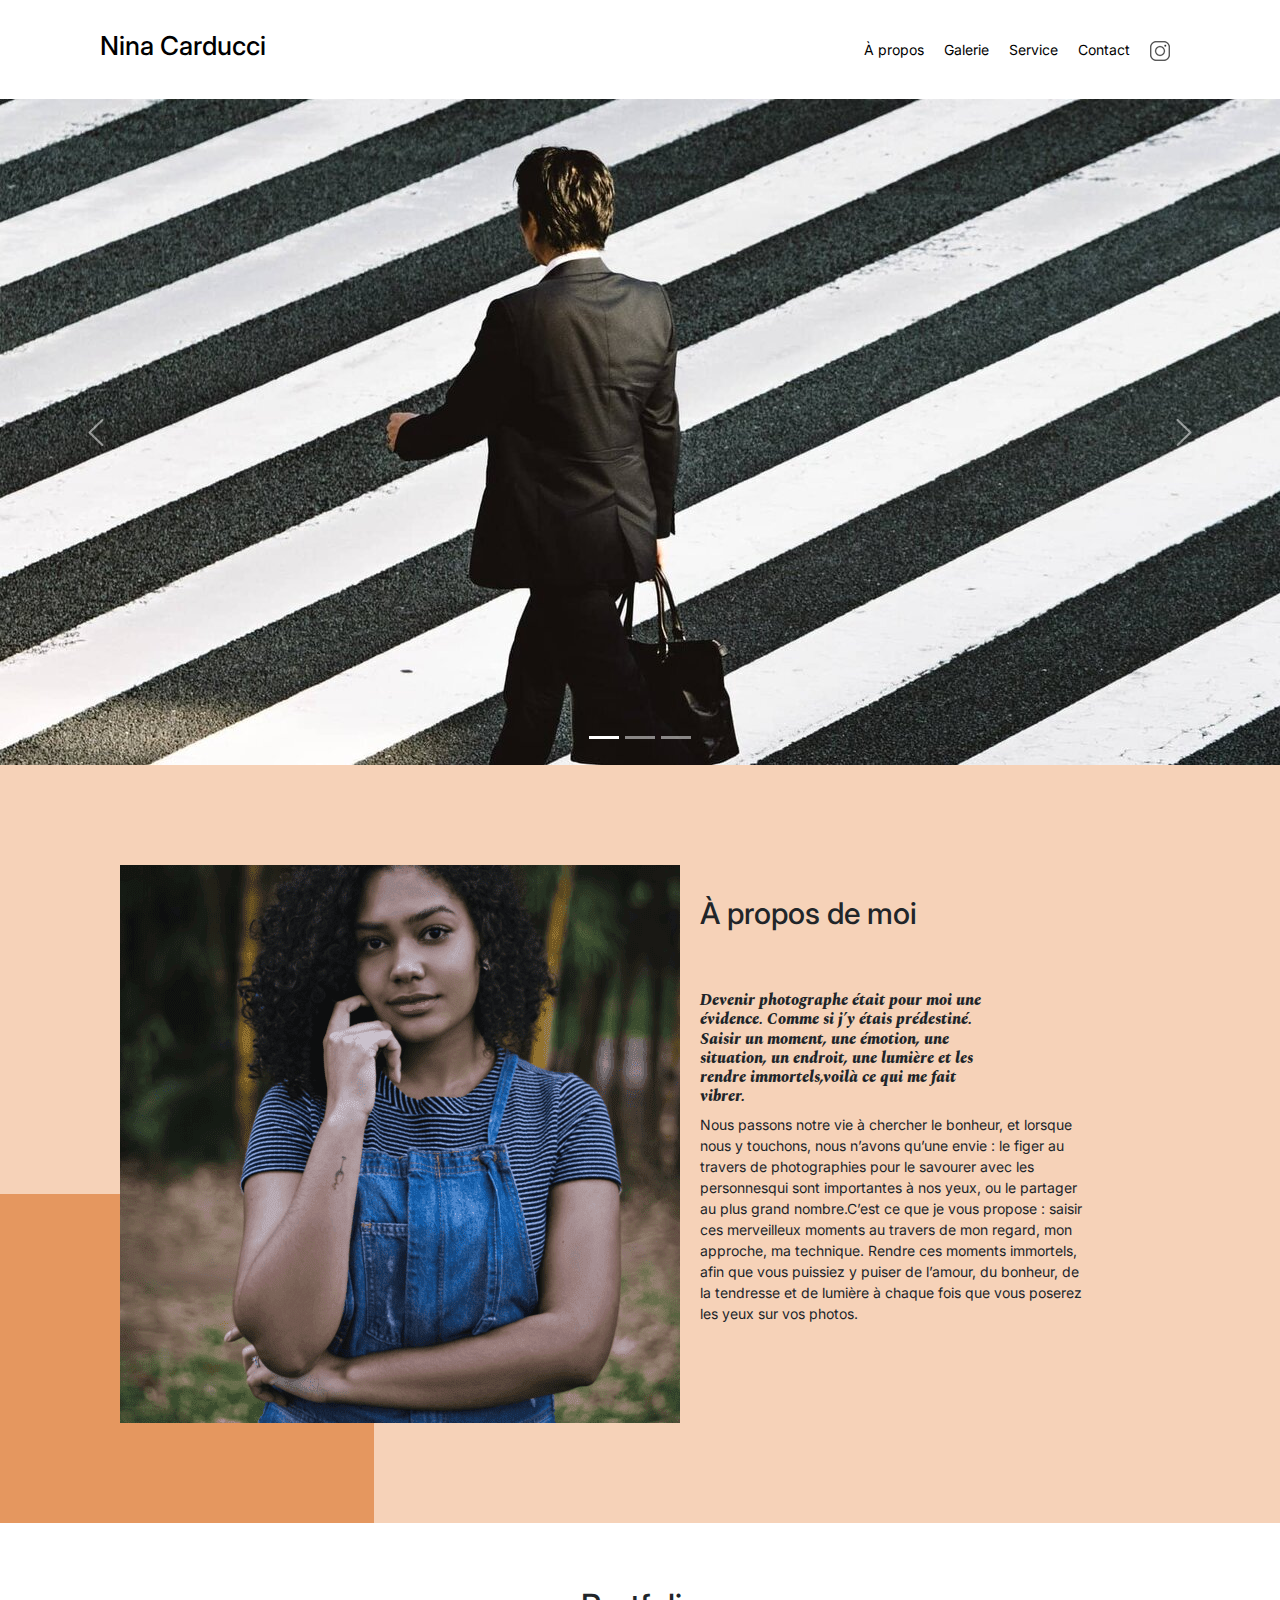
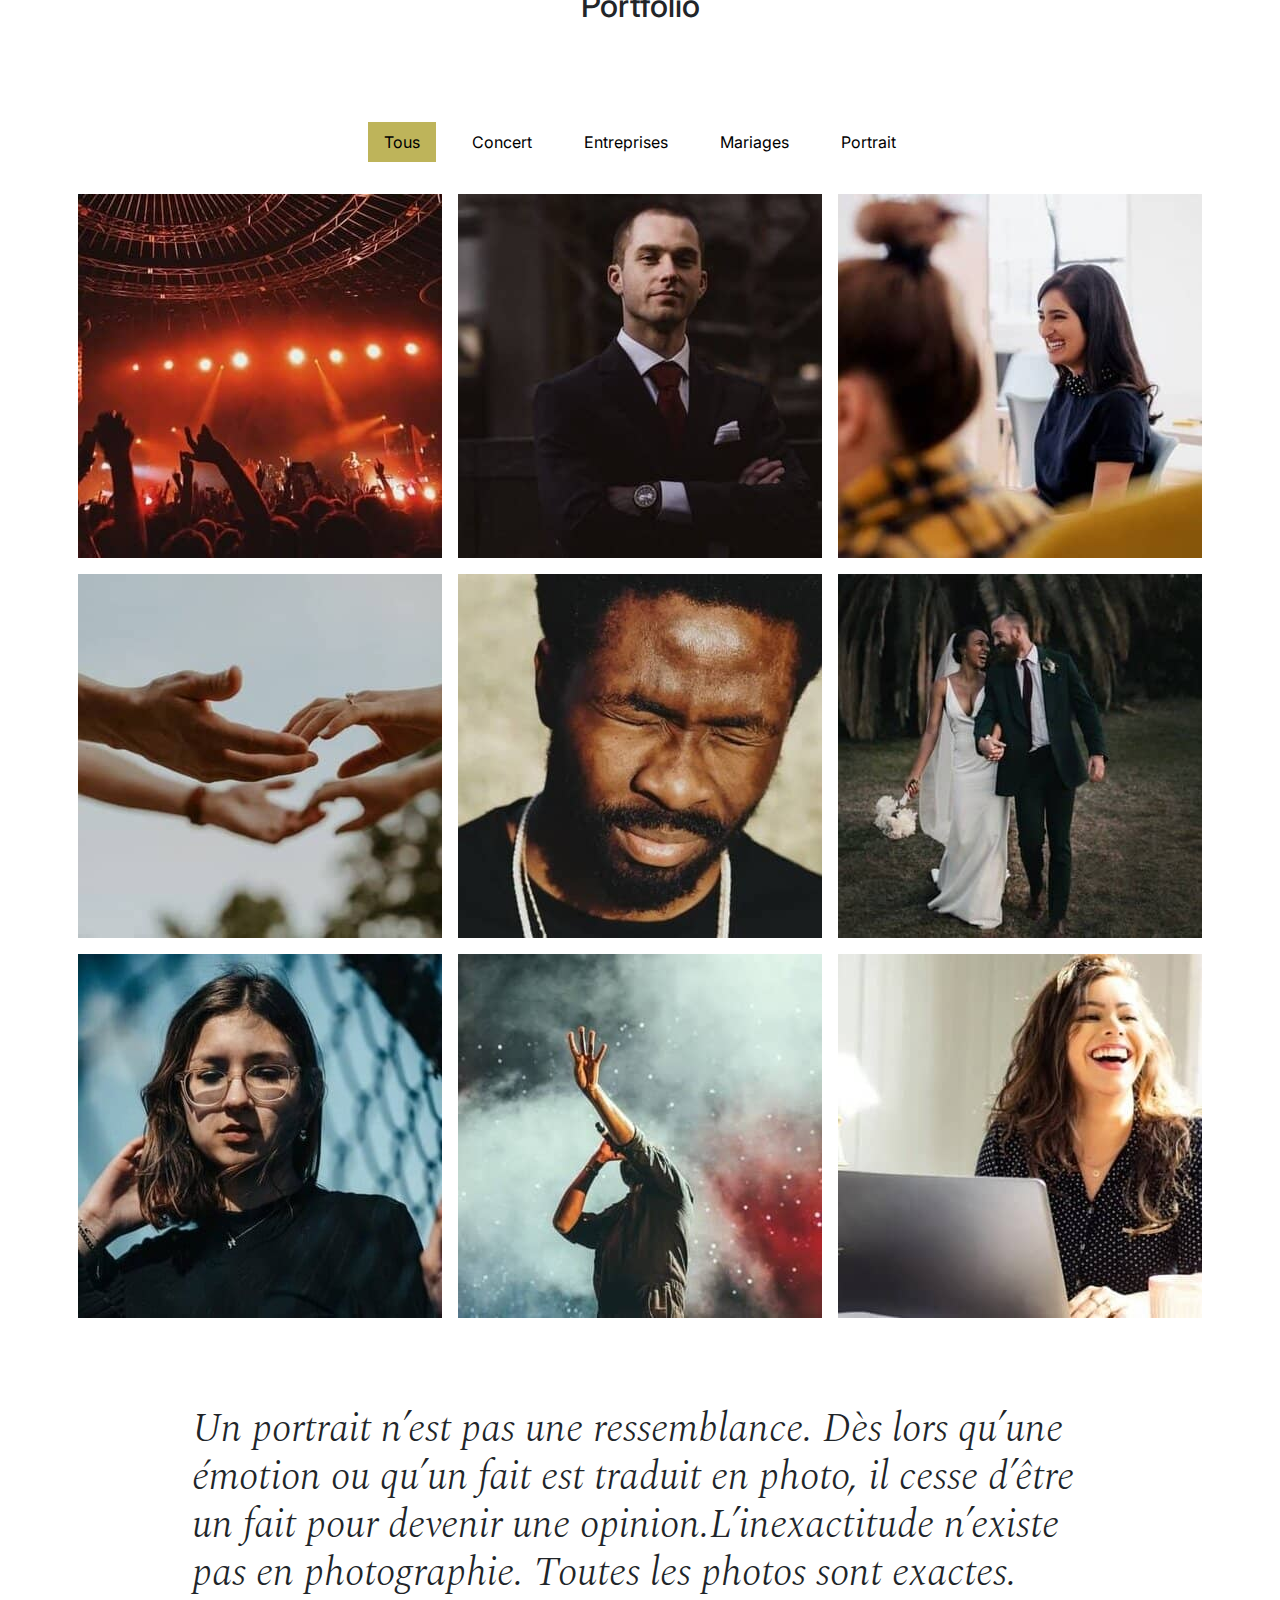
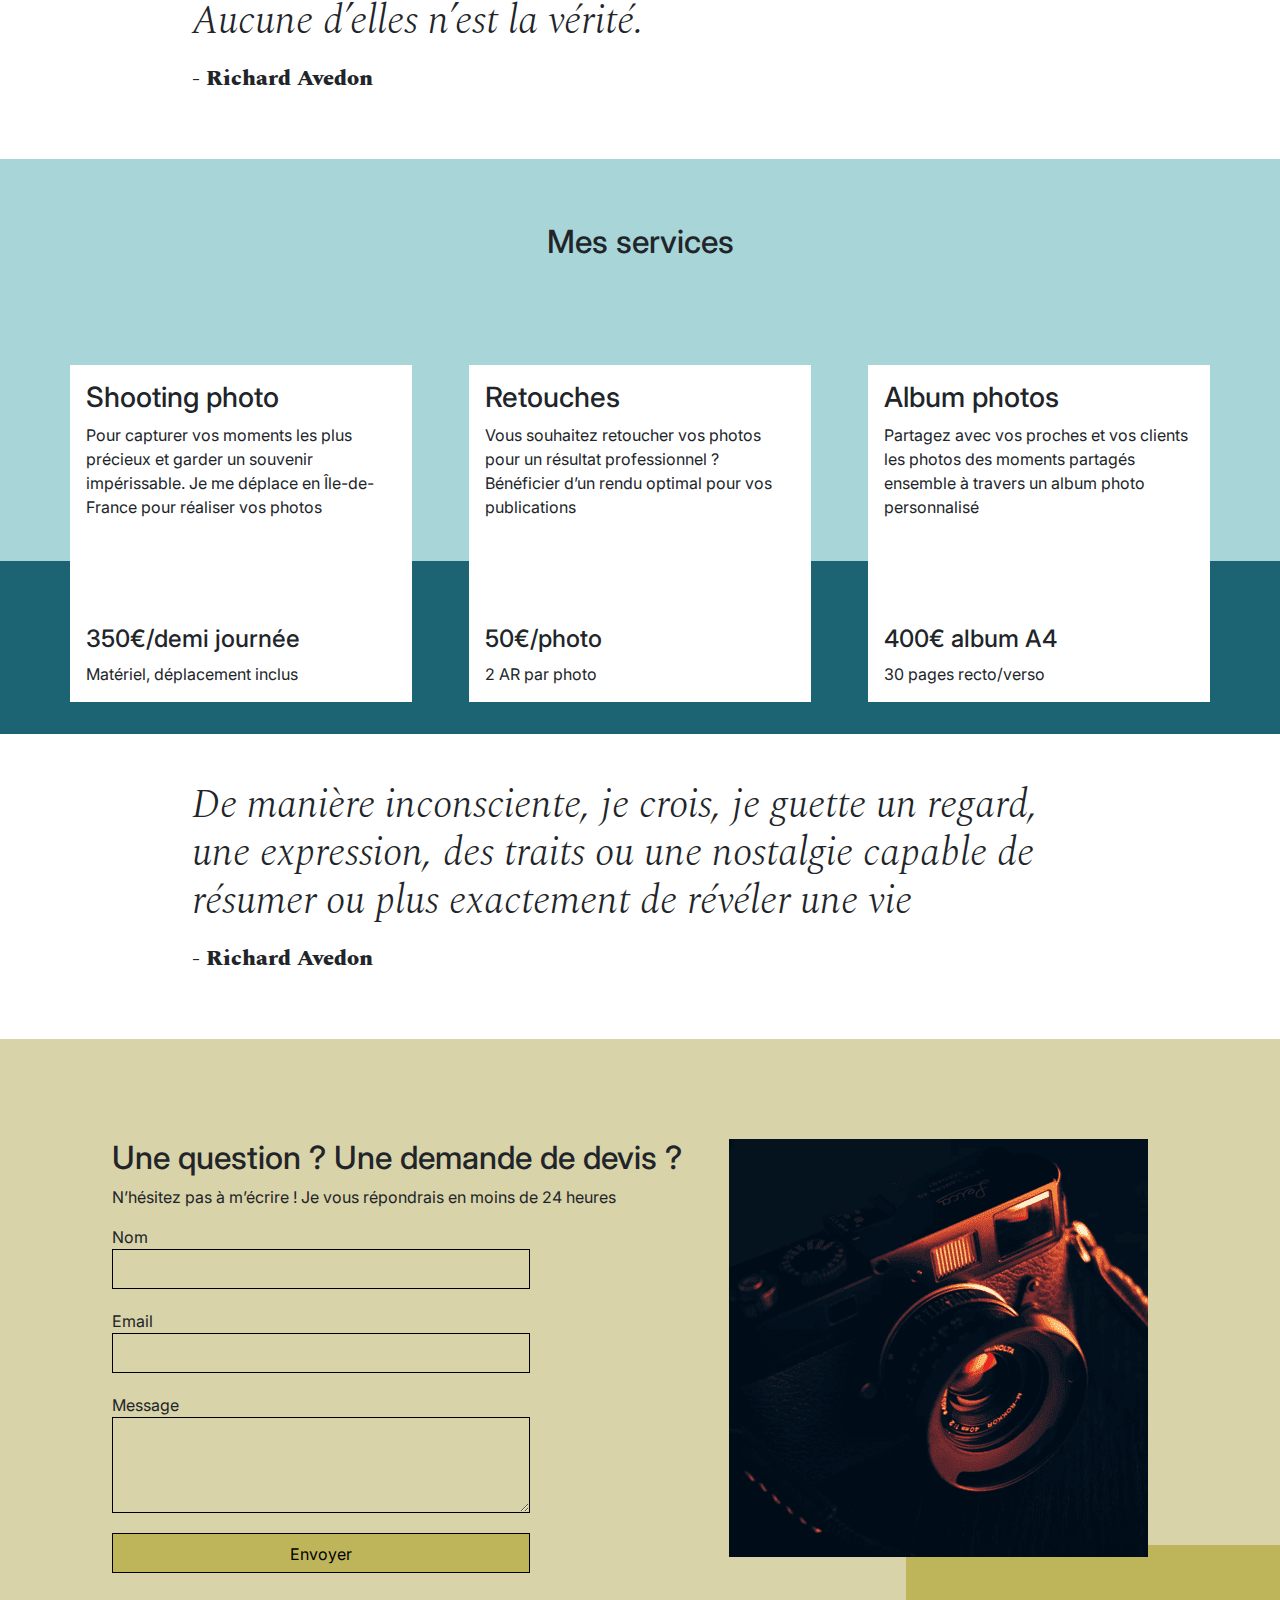
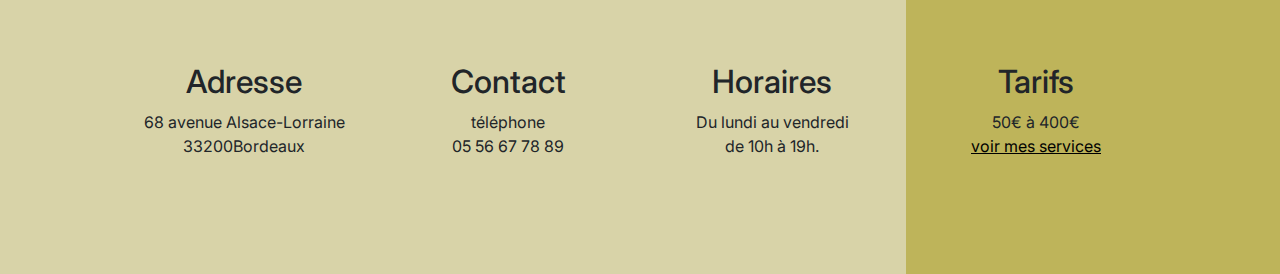
<file: index.min.html>
<!DOCTYPE html><html lang="fr"><head><meta name="viewport" content="width=device-width, initial-scale=1.0"><meta charset="UTF-8"><meta name="google-site-verification" content="WBxjjkIPOVdacjshSTSYUSwyi4vD8CZPqM1I0hinwOA"><meta name="description" content="Photographe - Photographies Bordeaux - Saisissez ces merveilleux moments au travers de mon regard et de ma technique.Rendez les intemporels grâce à la photo, pour se les remémorer."><meta property="og:title" content="Nina Carducci - photographe"><meta property="og:type" content="website"><meta property="og:description" content="Photographe - Photographies Bordeaux - Saisissez ces merveilleux moments au travers de mon regard et de ma technique.Rendez les intemporels grâce à la photo, pour se les remémorer."><meta property="og:locale" content="fr_FR"><meta property="og:image" content="./assets/images/nina-meta.png"><meta property="og:image:type" content="image/png"><meta property="og:image:width" content="1200"><meta property="og:image:height" content="627"><meta property="og:image:alt" content="Nina Carducci - photographe"><meta name="twitter:card" content="summary_large_image"><meta name="twitter:site" content="@Nina-Carducci-photographe"><meta name="twitter:creator" content="@Nina-Carducci"><meta name="twitter:title" content="Nina Carducci - photographe"><meta name="twitter:description" content="Photographe - Photographies Bordeaux - Saisissez ces merveilleux moments au travers de mon regard et de ma technique.Rendez les intemporels grâce à la photo, pour se les remémorer."><meta name="twitter:image" content="./assets/images/nina-meta.png"><link rel="preconnect" href="https://fonts.googleapis.com"><link rel="preconnect" href="https://fonts.gstatic.com" crossorigin><link href="https://fonts.googleapis.com/css2?family=Inter&family=Spectral:ital,wght@0,400;1,300;1,400;1,800&display=block" rel="stylesheet"><link rel="stylesheet" href="./assets/bootstrap/bootstrap.min.css"><link rel="stylesheet" href="./assets/style.min.css"><title>Nina Carducci - photographe</title></head><body itemscope itemtype="https://schema.org/LocalBusiness"><header class="top-header"><a href="./index.min.html"><h1 class="name" itemprop="name">Nina Carducci</h1></a><nav class="nav"><ul><li><a href="#about">À propos</a></li><li><a href="#gallery">Galerie</a></li><li><a href="#services">Service</a></li><li><a href="#contact">Contact</a></li><li><a class="social-link" href="https://www.instagram.com/ninacarducci.photo/?hl=fr" target="_blank"><img src="assets/images/instagram.png" alt="Instagram" width="20" height="20"></a></li></ul></nav></header><main><div id="header" class="position-relative"><div id="carouselExampleIndicators" class="carousel slide position-absolute w-100" data-bs-ride="carousel"><nav class="carousel-indicators"><button type="button" data-bs-target="#carouselExampleIndicators" data-bs-slide-to="0" class="active" aria-current="true" aria-label="Slide 1"></button><button type="button" data-bs-target="#carouselExampleIndicators" data-bs-slide-to="1" aria-label="Slide 2"></button><button type="button" data-bs-target="#carouselExampleIndicators" data-bs-slide-to="2" aria-label="Slide 3"></button></nav><div class="carousel-inner" itemscope itemtype="https://schema.org/ImageGallery" itemprop="subjectOf"><div class="carousel-item position-absolute active"><img srcset="./assets/images/slider/ryoji-iwata-wUZjnOv7t0g-unsplash.jpg 1920w,./assets/images/slider/ryoji-iwata-wUZjnOv7t0g-unsplash-1440.jpg 1440w,./assets/images/slider/ryoji-iwata-wUZjnOv7t0g-unsplash-1024.jpg 1024w,./assets/images/slider/ryoji-iwata-wUZjnOv7t0g-unsplash-768.jpg 768w,./assets/images/slider/ryoji-iwata-wUZjnOv7t0g-unsplash-425.jpg 425w"sizes="(min-width: 1441px) 1920px, (min-width: 1025px) 1440px, (min-width: 769px) 1024px, (min-width: 426px) 768px, 425px"src="./assets/images/slider/ryoji-iwata-wUZjnOv7t0g-unsplash.jpg" class="d-block w-100" alt="Ryoji Iwata" width="1920" height="888" itemprop="image"></div><div class="carousel-item position-absolute"><img srcset="./assets/images/slider/nicholas-green-nPz8akkUmDI-unsplash.jpg 1920w,./assets/images/slider/nicholas-green-nPz8akkUmDI-unsplash-1440.jpg 1440w,./assets/images/slider/nicholas-green-nPz8akkUmDI-unsplash-1024.jpg 1024w,./assets/images/slider/nicholas-green-nPz8akkUmDI-unsplash-768.jpg 768w,./assets/images/slider/nicholas-green-nPz8akkUmDI-unsplash-425.jpg 425w"sizes="(min-width: 1441px) 1920px, (min-width: 1025px) 1440px, (min-width: 769px) 1024px, (min-width: 426px) 768px, 425px"src="./assets/images/slider/nicholas-green-nPz8akkUmDI-unsplash.jpg" class="d-block w-100" alt="Nicholas Green" width="1920" height="888" itemprop="image"></div><div class="carousel-item position-absolute"><img srcset="./assets/images/slider/edward-cisneros-3_h6-1NPDGw-unsplash.jpg 1920w,./assets/images/slider/edward-cisneros-3_h6-1NPDGw-unsplash-1440.jpg 1440w,./assets/images/slider/edward-cisneros-3_h6-1NPDGw-unsplash-1024.jpg 1024w,./assets/images/slider/edward-cisneros-3_h6-1NPDGw-unsplash-768.jpg 768w,./assets/images/slider/edward-cisneros-3_h6-1NPDGw-unsplash-425.jpg 425w"sizes="(min-width: 1441px) 1920px, (min-width: 1025px) 1440px, (min-width: 769px) 1024px, (min-width: 426px) 768px, 425px"src="./assets/images/slider/edward-cisneros-3_h6-1NPDGw-unsplash.jpg" class="d-block w-100" alt="Edward Cisneros" width="1920" height="888" itemprop="image"></div><button class="carousel-control-prev" type="button" data-bs-target="#carouselExampleIndicators" data-bs-slide="prev" aria-label="prev"><img src="./assets/images/icons/carousel-control-prev-icon.svg" alt="prev button" width="16" height="27"></button><button class="carousel-control-next" type="button" data-bs-target="#carouselExampleIndicators" data-bs-slide="next" aria-label="next"><img src="./assets/images/icons/carousel-control-next-icon.svg" alt="next button" width="16" height="27"></button></div></div></div><div id="about" class="after-slider"><picture class="picture left"><source media="(min-width: 1180px)" srcset="./assets/images/nina.png 560w" sizes="560px"><source media="(min-width: 650px)" srcset="./assets/images/nina-420.png 420w" sizes="420px"><source media="(max-width: 650px)" srcset="./assets/images/nina-224.png 224w" sizes="224px"><img srcset="./assets/images/nina.png 560w,./assets/images/nina-420.png 420w,./assets/images/nina-224.png 224w"sizes="(min-width: 1180px) 559px, (min-width: 650px) 419px, 223px"src="./assets/images/nina.png" alt="moi - Nina Carducci" width="560" height="558" itemprop="image"></picture><article id="about-me" itemprop="description"><h2 class="about-me__title">À propos de moi</h2><p class="about-me__introduction">Devenir photographe était pour moi une évidence. Comme si j’y étais prédestiné. Saisir un moment, une émotion, une situation, un endroit, une lumière et les rendre immortels,voilà ce qui me fait vibrer.</p><p>Nous passons notre vie à chercher le bonheur, et lorsque nous y touchons, nous n’avons qu’une envie : le figer au travers de photographies pour le savourer avec les personnesqui sont importantes à nos yeux, ou le partager au plus grand nombre.C’est ce que je vous propose : saisir ces merveilleux moments au travers de mon regard, mon approche, ma technique. Rendre ces moments immortels, afin que vous puissiez y puiser de l’amour, du bonheur, de la tendresse et de lumière à chaque fois que vous poserez les yeux sur vos photos.</p></article></div><section id="gallery" class="after-slider" itemscope itemtype="https://schema.org/ImageGallery" itemprop="subjectOf"><h2 class="title" itemprop="name">Portfolio</h2><div class="container py-3 position-relative"><div class="gallery position-absolute top-0 start-0 w-100"><img data-gallery-tag="Concert" class="gallery-item"srcset="./assets/images/gallery/concerts/aaron-paul-wnX-fXzB6Cw-unsplash-424.jpg 424w,./assets/images/gallery/concerts/aaron-paul-wnX-fXzB6Cw-unsplash-364.jpg 364w,./assets/images/gallery/concerts/aaron-paul-wnX-fXzB6Cw-unsplash-304.jpg 304w,./assets/images/gallery/concerts/aaron-paul-wnX-fXzB6Cw-unsplash-224.jpg 224w,./assets/images/gallery/concerts/aaron-paul-wnX-fXzB6Cw-unsplash-254.jpg 254w"sizes="(min-width: 1400px) 423px, (min-width: 1200px) 363px, (min-width: 992px) 303px, (min-width: 768px) 223px, (min-width: 576px) 253px, 423px"src="./assets/images/gallery/concerts/aaron-paul-wnX-fXzB6Cw-unsplash.jpg"alt="Aaron Paul Concert" width="424" height="424" itemprop="image"><img data-gallery-tag="Entreprises" class="gallery-item"srcset="./assets/images/gallery/entreprise/ali-morshedlou-WMD64tMfc4k-unsplash-424.jpg 424w,./assets/images/gallery/entreprise/ali-morshedlou-WMD64tMfc4k-unsplash-364.jpg 364w,./assets/images/gallery/entreprise/ali-morshedlou-WMD64tMfc4k-unsplash-304.jpg 304w,./assets/images/gallery/entreprise/ali-morshedlou-WMD64tMfc4k-unsplash-224.jpg 224w,./assets/images/gallery/entreprise/ali-morshedlou-WMD64tMfc4k-unsplash-254.jpg 254w"sizes="(min-width: 1400px) 423px, (min-width: 1200px) 363px, (min-width: 992px) 303px, (min-width: 768px) 223px, (min-width: 576px) 253px, 423px"src="./assets/images/gallery/entreprise/ali-morshedlou-WMD64tMfc4k-unsplash.jpg"alt="Ali Morshedlou entreprise" width="424" height="424" itemprop="image"><img data-gallery-tag="Entreprises" class="gallery-item"srcset="./assets/images/gallery/entreprise/jason-goodman-tHO1_OuKbg0-unsplash-424.jpg 424w,./assets/images/gallery/entreprise/jason-goodman-tHO1_OuKbg0-unsplash-364.jpg 364w,./assets/images/gallery/entreprise/jason-goodman-tHO1_OuKbg0-unsplash-304.jpg 304w,./assets/images/gallery/entreprise/jason-goodman-tHO1_OuKbg0-unsplash-224.jpg 224w,./assets/images/gallery/entreprise/jason-goodman-tHO1_OuKbg0-unsplash-254.jpg 254w"sizes="(min-width: 1400px) 423px, (min-width: 1200px) 363px, (min-width: 992px) 303px, (min-width: 768px) 223px, (min-width: 576px) 253px, 423px"src="./assets/images/gallery/entreprise/jason-goodman-tHO1_OuKbg0-unsplash.jpg"alt="Jason Goodman entreprise" width="424" height="424" itemprop="image"><img data-gallery-tag="Mariages" class="gallery-item"srcset="./assets/images/gallery/mariage/hannah-busing-RvF2R_qMpRk-unsplash-424.jpg 424w,./assets/images/gallery/mariage/hannah-busing-RvF2R_qMpRk-unsplash-364.jpg 364w,./assets/images/gallery/mariage/hannah-busing-RvF2R_qMpRk-unsplash-304.jpg 304w,./assets/images/gallery/mariage/hannah-busing-RvF2R_qMpRk-unsplash-224.jpg 224w,./assets/images/gallery/mariage/hannah-busing-RvF2R_qMpRk-unsplash-254.jpg 254w"sizes="(min-width: 1400px) 423px, (min-width: 1200px) 363px, (min-width: 992px) 303px, (min-width: 768px) 223px, (min-width: 576px) 253px, 423px"src="./assets/images/gallery/mariage/hannah-busing-RvF2R_qMpRk-unsplash.jpg"alt="Hannah Busing mariage" width="424" height="424" itemprop="image"><img data-gallery-tag="Portrait" class="gallery-item"srcset="./assets/images/gallery/portraits/ade-tunji-rVkhWWZFAtQ-unsplash-424.jpg 424w,./assets/images/gallery/portraits/ade-tunji-rVkhWWZFAtQ-unsplash-364.jpg 364w,./assets/images/gallery/portraits/ade-tunji-rVkhWWZFAtQ-unsplash-304.jpg 304w,./assets/images/gallery/portraits/ade-tunji-rVkhWWZFAtQ-unsplash-224.jpg 224w,./assets/images/gallery/portraits/ade-tunji-rVkhWWZFAtQ-unsplash-254.jpg 254w"sizes="(min-width: 1400px) 423px, (min-width: 1200px) 363px, (min-width: 992px) 303px, (min-width: 768px) 223px, (min-width: 576px) 253px, 423px"src="./assets/images/gallery/portraits/ade-tunji-rVkhWWZFAtQ-unsplash.jpg"alt="Ade Tunji portrait" width="424" height="424" itemprop="image"><img data-gallery-tag="Mariages" class="gallery-item"srcset="./assets/images/gallery/mariage/jakob-owens-SiniLJkXhMc-unsplash-424.jpg 424w,./assets/images/gallery/mariage/jakob-owens-SiniLJkXhMc-unsplash-364.jpg 364w,./assets/images/gallery/mariage/jakob-owens-SiniLJkXhMc-unsplash-304.jpg 304w,./assets/images/gallery/mariage/jakob-owens-SiniLJkXhMc-unsplash-224.jpg 224w,./assets/images/gallery/mariage/jakob-owens-SiniLJkXhMc-unsplash-254.jpg 254w"sizes="(min-width: 1400px) 423px, (min-width: 1200px) 363px, (min-width: 992px) 303px, (min-width: 768px) 223px, (min-width: 576px) 253px, 423px"src="./assets/images/gallery/mariage/jakob-owens-SiniLJkXhMc-unsplash.jpg"alt="Jakob Owens mariage" width="424" height="424" itemprop="image"><img data-gallery-tag="Portrait" class="gallery-item"srcset="./assets/images/gallery/portraits/nino-van-prattenburg--443cl1uR_8-unsplash-424.jpg 424w,./assets/images/gallery/portraits/nino-van-prattenburg--443cl1uR_8-unsplash-364.jpg 364w,./assets/images/gallery/portraits/nino-van-prattenburg--443cl1uR_8-unsplash-304.jpg 304w,./assets/images/gallery/portraits/nino-van-prattenburg--443cl1uR_8-unsplash-224.jpg 224w,./assets/images/gallery/portraits/nino-van-prattenburg--443cl1uR_8-unsplash-254.jpg 254w"sizes="(min-width: 1400px) 423px, (min-width: 1200px) 363px, (min-width: 992px) 303px, (min-width: 768px) 223px, (min-width: 576px) 253px, 423px"src="./assets/images/gallery/portraits/nino-van-prattenburg--443cl1uR_8-unsplash.jpg"alt="Nino Van Prattenburg portrait" width="424" height="424" itemprop="image"><img data-gallery-tag="Concert" class="gallery-item"srcset="./assets/images/gallery/concerts/austin-neill-hgO1wFPXl3I-unsplash-424.jpg 424w,./assets/images/gallery/concerts/austin-neill-hgO1wFPXl3I-unsplash-364.jpg 364w,./assets/images/gallery/concerts/austin-neill-hgO1wFPXl3I-unsplash-304.jpg 304w,./assets/images/gallery/concerts/austin-neill-hgO1wFPXl3I-unsplash-224.jpg 224w,./assets/images/gallery/concerts/austin-neill-hgO1wFPXl3I-unsplash-254.jpg 254w"sizes="(min-width: 1400px) 423px, (min-width: 1200px) 363px, (min-width: 992px) 303px, (min-width: 768px) 223px, (min-width: 576px) 253px, 423px"src="./assets/images/gallery/concerts/austin-neill-hgO1wFPXl3I-unsplash.jpg"alt="Austin Neill concert" width="424" height="424" itemprop="image"><img data-gallery-tag="Entreprises" class="gallery-item"srcset="./assets/images/gallery/entreprise/mateus-campos-felipe-Fsgzm8N0hIY-unsplash-424.jpg 424w,./assets/images/gallery/entreprise/mateus-campos-felipe-Fsgzm8N0hIY-unsplash-364.jpg 364w,./assets/images/gallery/entreprise/mateus-campos-felipe-Fsgzm8N0hIY-unsplash-304.jpg 304w,./assets/images/gallery/entreprise/mateus-campos-felipe-Fsgzm8N0hIY-unsplash-224.jpg 224w,./assets/images/gallery/entreprise/mateus-campos-felipe-Fsgzm8N0hIY-unsplash-254.jpg 254w"sizes="(min-width: 1400px) 423px, (min-width: 1200px) 363px, (min-width: 992px) 303px, (min-width: 768px) 223px, (min-width: 576px) 253px, 423px"src="./assets/images/gallery/entreprise/mateus-campos-felipe-Fsgzm8N0hIY-unsplash.jpg"alt="Mateus Campos Felipe entreprise" width="424" height="424" itemprop="image"></div></div><article class="quote after-gallery"><figure itemscope itemtype="https://schema.org/Quotation" itemprop="subjectOf"><blockquote><h2 class="quote__text h1" itemprop="citation">Un portrait n’est pas une ressemblance. Dès lors qu’une émotion ou qu’un fait est traduit en photo, il cesse d’être un fait pour devenir une opinion.L’inexactitude n’existe pas en photographie. Toutes les photos sont exactes. Aucune d’elles n’est la vérité.</h2></blockquote><figcaption class="quote__author" itemprop="author">- Richard Avedon</figcaption></figure></article></section><section id="services" class="after-slider after-gallery"><h2 class="title">Mes services</h2><div class="container"><article class="service" itemscope itemtype="https://schema.org/Offer" itemprop="makesOffer"><div class="service__description"><h3 itemprop="itemOffered">Shooting photo</h3><p itemprop="description">Pour capturer vos moments les plus précieux et garder un souvenir impérissable. Je me déplace en Île-de-France pour réaliser vos photos</p></div><div class="service__price" itemscope itemtype="https://schema.org/PriceSpecification" itemprop="priceSpecification"><h4 itemprop="price">350€/demi journée</h4><span itemprop="description">Matériel, déplacement inclus</span></div></article><article class="service" itemscope itemtype="https://schema.org/Offer" itemprop="makesOffer"><div class="service__description"><h3 itemprop="itemOffered">Retouches</h3><p itemprop="description">Vous souhaitez retoucher vos photos pour un résultat professionnel ? Bénéficier d’un rendu optimal pour vos publications</p></div><div class="service__price" itemscope itemtype="https://schema.org/PriceSpecification" itemprop="priceSpecification"><h4 itemprop="price">50€/photo</h4><span itemprop="description">2 AR par photo</span></div></article><article class="service" itemscope itemtype="https://schema.org/Offer" itemprop="makesOffer"><div class="service__description"><h3 itemprop="itemOffered">Album photos</h3><p itemprop="description">Partagez avec vos proches et vos clients les photos des moments partagés ensemble à travers un album photo personnalisé</p></div><div class="service__price" itemscope itemtype="https://schema.org/PriceSpecification" itemprop="priceSpecification"><h4 itemprop="price">400€ album A4</h4><span itemprop="description">30 pages recto/verso</span></div></article></div></section><article class="quote after-slider after-gallery"><figure itemscope itemtype="https://schema.org/Quotation" itemprop="subjectOf"><blockquote><h2 class="quote__text h1" itemprop="citation">De manière inconsciente, je crois, je guette un regard, une expression, des traits ou une nostalgie capable de résumer ou plus exactement de révéler une vie</h2></blockquote><figcaption class="quote__author" itemprop="author">- Richard Avedon</figcaption></figure></article></main><footer id="contact" class="after-slider after-gallery"><div class="container"><section class="form-container"><h2>Une question ? Une demande de devis ?</h2><p> N’hésitez pas à m’écrire ! Je vous répondrais en moins de 24 heures</p><form action="#" method="post"><label for="nom">Nom</label><input type="text" name="nom" id="nom"><label for="email">Email</label><input type="email" name="email" id="email"><label for="message">Message</label><textarea name="message" id="message" cols="30" rows="10"></textarea><input type="submit" value="Envoyer"></form></section><picture class="picture right"><source media="(min-width: 1180px)" srcset="./assets/images/camera.png 419w" sizes="419px"><source media="(min-width: 650px)" srcset="./assets/images/camera-279.png 279w" sizes="279px"><source media="(max-width: 650px)" srcset="./assets/images/camera-159.png 159w" sizes="159px"><img srcset="./assets/images/camera.png 419w,./assets/images/camera-279.png 279w,./assets/images/camera-159.png 159w"sizes="(min-width: 1180px) 418px, (min-width: 650px) 279px, 158px"src="./assets/images/camera.png" alt="Caméra photo" width="419" height="418"></picture></div><div class="infos container"><section><h2>Adresse</h2><p itemprop="address" itemscope itemtype="https://schema.org/PostalAddress"><span itemprop="streetAddress">68 avenue Alsace-Lorraine</span> <br><span itemprop="postalCode">33200</span><span itemprop="addressLocality">Bordeaux</span></p></section><section><h2>Contact</h2><p>téléphone <br><span itemprop="telephone">05 56 67 78 89</span></p></section><section><h2>Horaires</h2><p itemprop="openingHours" content = "Mo, Tu, We, Th, Fr 10:00-19:00">Du lundi au vendredi <br>de 10h à 19h.</p></section><section><h2>Tarifs</h2><p><span itemprop="priceRange">50€ à 400€</span> <br><a href="#services">voir mes services</a></p></section></div></footer><script src="./assets/bootstrap/bootstrap.bundle.min.js"></script><script src="./assets/js/app.min.js" type="module"></script></body></html>
</file>
<file: assets/style.min.css>
.service,.top-header{background-color:#fff;display:flex}#about,#contact{padding-inline:100px;padding-block:100px}.picture.left::before,.picture.right::before{content:' ';width:374px;height:329px;bottom:0;z-index:-1}#about,#contact .container,.mg-next,.mg-prev,.nav ul,.service,.top-header,form{display:flex}*{font-family:Inter,sans-serif;font-style:normal}body{max-width:1920px;margin:auto}.top-header{position:sticky;top:0;z-index:5;justify-content:space-between;padding-inline:100px;padding-block:30px;align-items:center}.top-header .name{width:auto;height:auto;font-size:26px}.nav ul{list-style-type:none;font-size:14px;margin-bottom:0}.nav li{padding-inline:10px}.top-header a{text-decoration:none;color:#000}.social-link img{width:20px}#about{background-color:#f6d2b8;position:relative}#about.picture,.left{width:560px;height:558px}.picture.left::before{background-color:#e5975f;position:absolute;left:0}.picture{margin:0 20px;z-index:0}.img-fluid,.picture img{width:auto;height:auto}#about-me{flex:2;width:1100px;height:auto}.about-me__title{width:100%;margin-top:1em;margin-bottom:60px;font-size:30px}.about-me__introduction{font-family:Spectral,sans-serif;font-weight:800;font-style:italic;width:60%!important;font-size:1rem;margin-top:0;margin-bottom:.5rem;line-height:1.2}.quote,.quote__author,.quote__text{font-family:Spectral}#about-me p:not(.about-me__introduction){width:80%;font-size:14px}.title{text-align:center;padding-block:2em}.gallery .nav{justify-content:center}.nav-pills .nav-link.active-tag,.nav-pills .show>.nav-link{background-color:#beb45a;border-radius:0;cursor:pointer}.infos a,.nav-pills .nav-link{color:#000}.item-column{position:relative;margin-bottom:0!important;padding:0}.item-column::after{content:"";display:block;padding-bottom:100%}.gallery-item{position:absolute;width:100%;height:100%;object-fit:cover;padding:.5em}#contact,#services,.infos,.modal-dialog img{position:relative}.mg-next,.mg-prev{width:30px;height:30px;border-radius:00%;justify-content:center;align-items:center;font-size:24px}form input,form textarea{background-color:transparent;border:1px solid;margin-bottom:20px;width:100%}.quote{font-style:italic;width:70%;margin:auto;padding-block:3em}.quote__text{font-style:italic;font-weight:300}.quote__author{font-weight:800;font-size:22px}#services{margin:auto;background-color:#a8d5d8}#services .container::before{content:' ';background-color:#1c6474;position:absolute;width:100%;height:30%;bottom:0;left:0;z-index:0}#services .container{justify-content:space-between;display:flex;padding:2em 0}.service{max-width:390px;width:30%;height:337px;padding:1em;flex-direction:column;justify-content:space-between;z-index:1}#contact{margin:auto;background-color:#d8d3a8}.picture.right::before{background-color:#beb45a;position:absolute;right:0}.form-container{flex:2}form{flex-direction:column;width:70%;align-items:flex-start}form input{height:2.5em}form textarea{height:5em;line-height:2.5em;font-size:1.2em}input[type=submit]{background-color:#beb45a;padding:.5em 1em}@media all and (max-width:1180px){.picture.left{width:420px;height:419px}#about,#contact .container{align-items:center}.about-me__title{margin-top:0;margin-bottom:1em}#about-me h6,#about-me p{width:100%}}@media all and (max-width:1000px){#about,#contact .container,#services .container{flex-direction:column}#about-me{width:100%}.picture.left::before{width:100%;height:30%;position:absolute;bottom:auto;top:0;left:0;z-index:-1}.about-me__title{text-align:center;margin-top:1em}.service{width:100%;max-width:100%;height:auto;margin:2em 0}.service__description{margin-bottom:1em}#services .container::before{width:30%;height:100%;bottom:0;right:0;left:auto;z-index:0}#contact .picture.right{margin-top:1em}.picture.right::before{width:100%;height:40%;position:absolute;bottom:0;right:0;z-index:-1}}@media all and (max-width:650px){.top-header{flex-direction:column;padding-inline:0}.top-header .nav,.top-header .nav ul{width:100%;padding:0}.top-header .nav li{flex:1;padding-block:1em;text-align:center}.picture.left::before,.picture.right::before{height:150px}#services .container{align-items:center}.service{max-width:90%}#about,#contact{padding-inline:2em;padding-block:2em}form{width:100%}.picture.left{width:224px;height:223px}}.carousel-inner{height:888px;opacity:0;transition:opacity .5s ease-in-out}.carousel-item{width:auto!important}.carousel-item img{height:auto;object-fit:cover;object-position:center;transition:transform .5s ease-in-out}#about,main{width:100%}.modal{height:100vh;background-color:rgba(0,0,0,.5)}gallery-area{transform-origin:top left;margin-left:0!important}.modal>div{max-width:528px;height:100%;margin:0 auto;padding:0 15px;pointer-events:none}.modal-dialog{max-width:498px;height:100%;margin:0!important}.modal-dialog>*{pointer-events:fill!important}.modal-dialog img{top:50%;transform:translateY(-50%);z-index:-1;width:498px;background-color:rgba(255,255,255,.8);border:1rem solid #fff;border-radius:5px}.infos{justify-content:space-between;margin-top:60px}.infos>section{width:100%;margin-top:10px;text-align:center}
</file>
